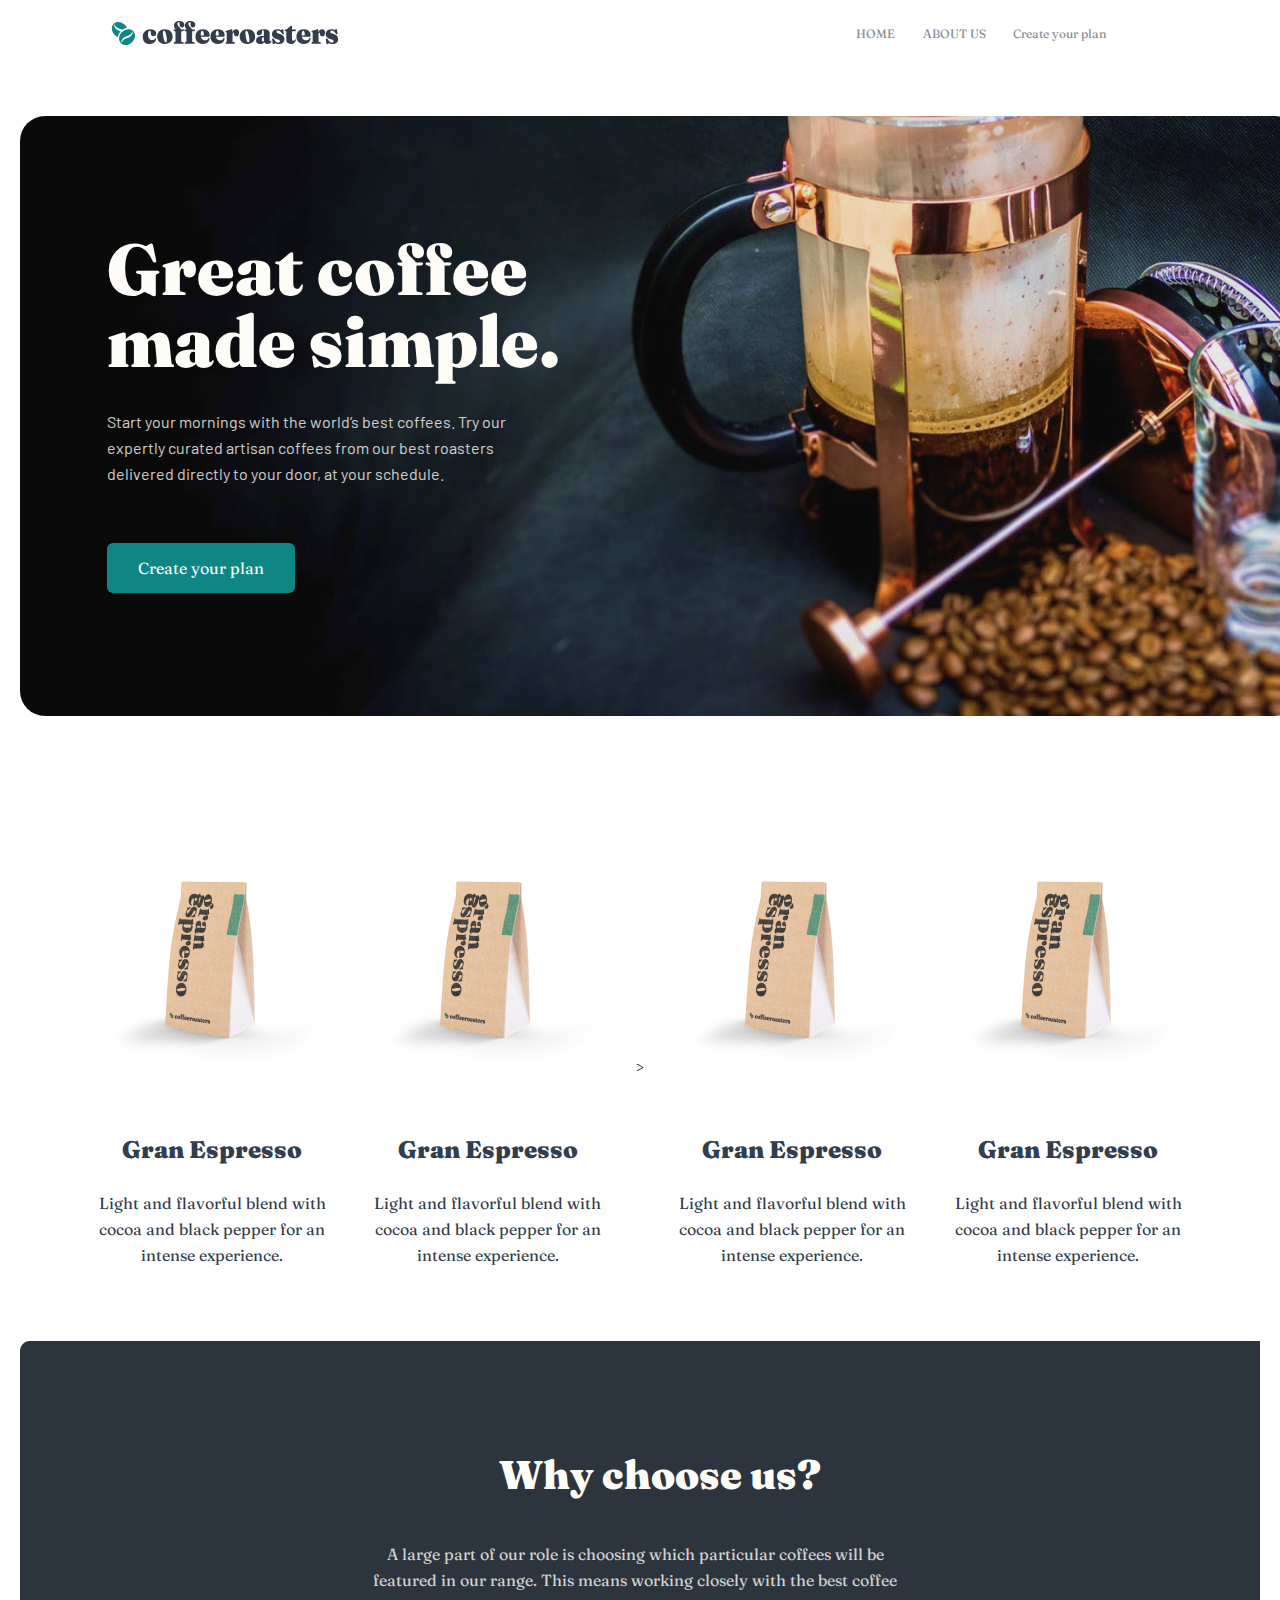
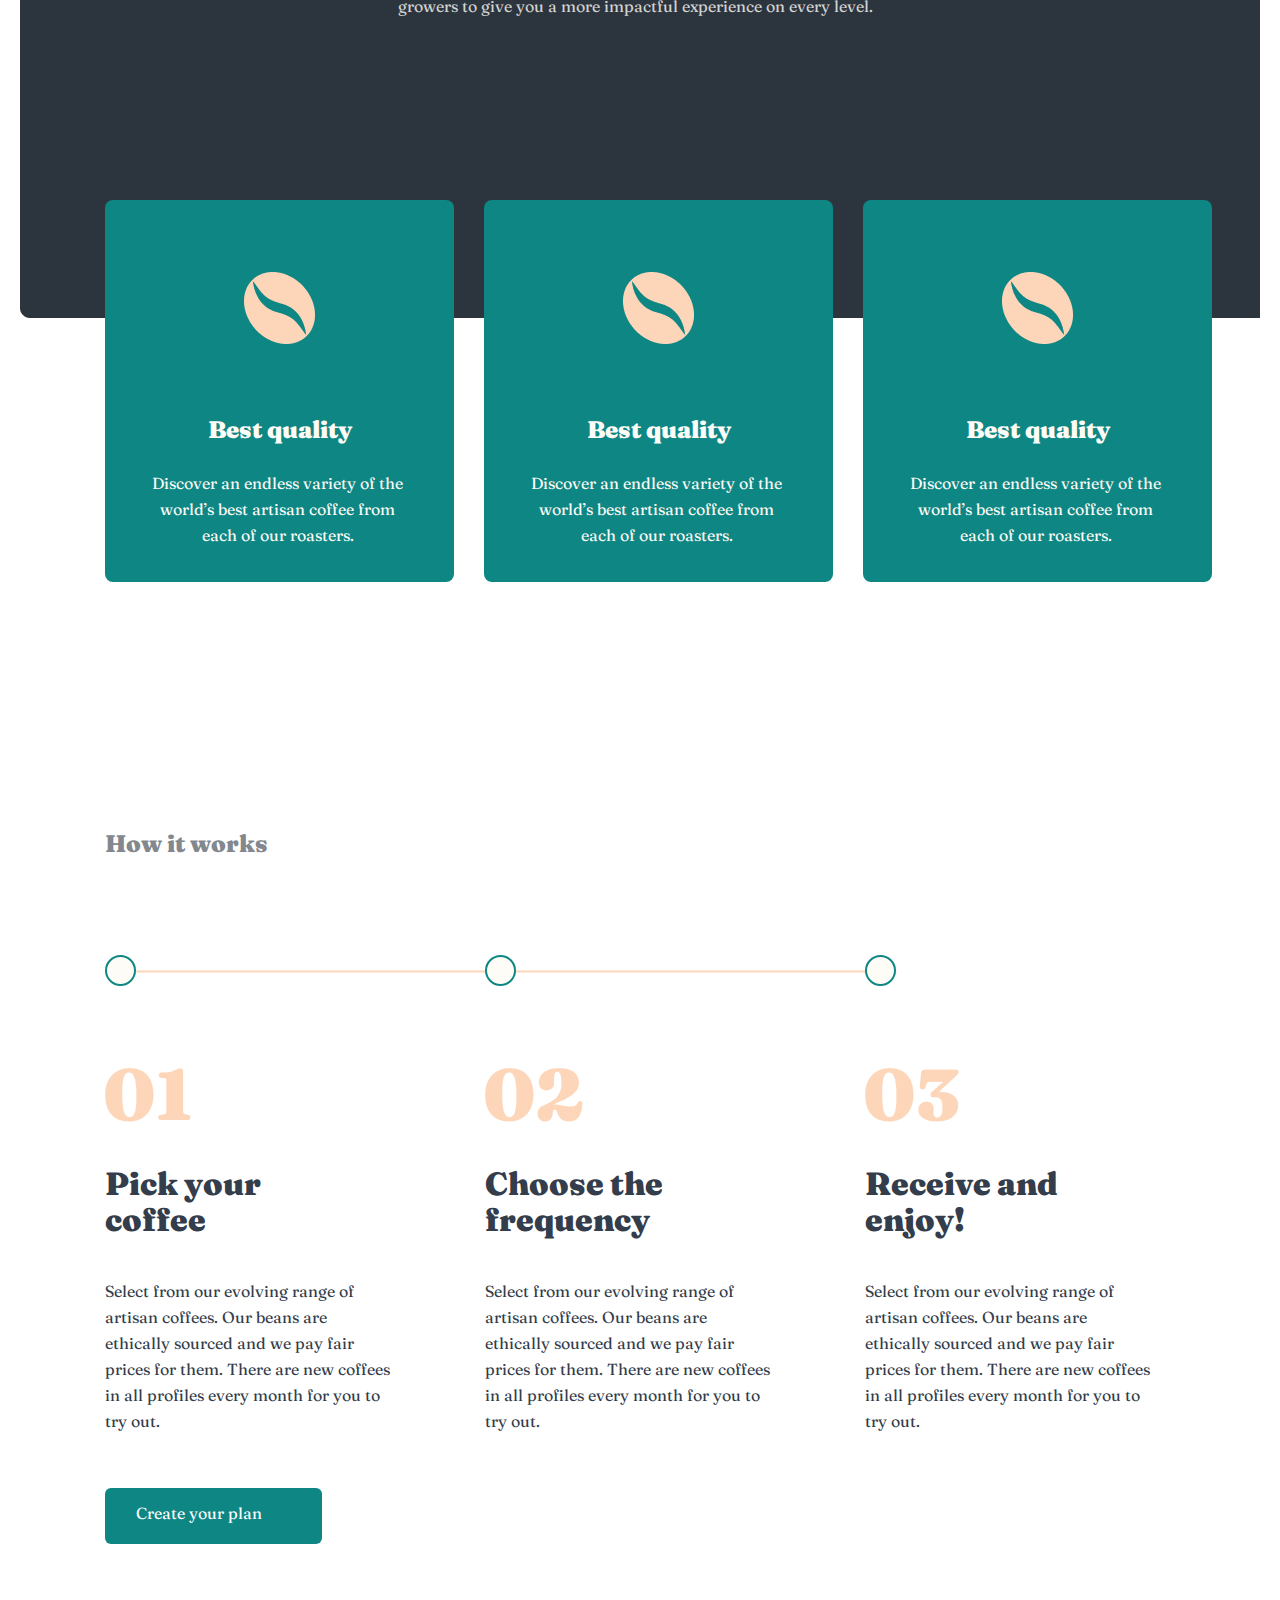
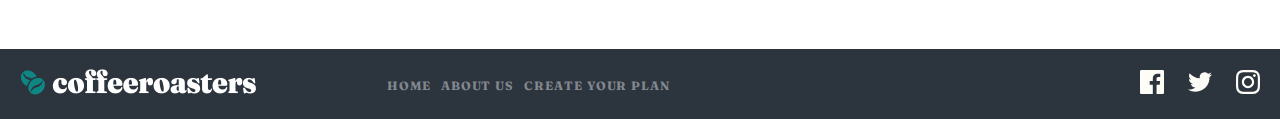
<file: index.html>
<!DOCTYPE html>
<html lang="en">

<head>
    <meta charset="UTF-8">
    <meta http-equiv="X-UA-Compatible" content="IE=edge">
    <meta name="viewport" content="width=device-width, initial-scale=1.0">
    <!-- main css -->
    <link rel="stylesheet" href="./styles/styles.css">
    <!-- fonts -->
    <link rel="preconnect" href="https://fonts.googleapis.com">
    <link rel="preconnect" href="https://fonts.gstatic.com" crossorigin>
    <link href="https://fonts.googleapis.com/css2?family=Fraunces:opsz,wght@9..144,300;9..144,400;9..144,500;9..144,600&display=swap" rel="stylesheet">
    <link rel="preconnect" href="https://fonts.googleapis.com">
    <link rel="preconnect" href="https://fonts.gstatic.com" crossorigin>
    <link href="https://fonts.googleapis.com/css2?family=Barlow:ital,wght@0,200;1,100;1,300&display=swap" rel="stylesheet">
    <title>lesson1</title>
</head>

<body>
    <header>
        <div class="container">
            <div class="header">
                <img class="header_logo" src="./imges/iconca/Group 5.svg" alt="logo">
                <nav>
                    <ul class="nav_list">
                        <li class="nav_list_etam"><a href="#" class="nav_list_etam_a">HOME</a></li>
                        <li class="nav_list_etam"><a href="about.html" class="nav_list_etam_a">ABOUT US</a></li>
                        <li class="nav_list_etam"><a href="craet.html" class="nav_list_etam_a">Create your plan</a></li>
                    </ul>
                </nav>
                <div class="header_linea">
                    <span class="header_span"></span>
                    <span class="header_span"></span>
                    <span class="header_span"></span>
                </div>
            </div>
        </div>
    </header>

    <main>
        <div class="container">
            <section class="section_main">

                <div class="main_wrapper">
                    <h1 class="main_title">
                        Great coffee made simple.
                    </h1>
                    <p class="section_main_p">
                        Start your mornings with the world’s best coffees. Try our expertly curated artisan coffees from our best roasters delivered directly to your door, at your schedule.
                    </p>
                    <a href="#" class="section_main_etem">
                        Create your plan
                    </a>

                </div>

            </section>

            <section class="section_top">
                <div class="section_bcg_img">
                    <div>
                        <ul class="section_top_list">
                            <li class="section_top_list_etam">
                                <img src="./imges/imges/expresso.png" alt="expresso">
                                <div class="box_wrapper">
                                    <h3 class="section_top_title">Gran Espresso</h3>
                                    <p class="cection_top_text">Light and flavorful blend with cocoa and black pepper for an intense experience.</p>
                                </div>
                            </li>

                            <li class="section_top_list_etam">
                                <img src="./imges/imges/expresso.png" alt="expresso">
                                <div class="box_wrapper">
                                    <h3 class="section_top_title">Gran Espresso</h3>
                                    <p class="cection_top_text">Light and flavorful blend with cocoa and black pepper for an intense experience.</p>
                                </div>
                            </li>>

                            <li class="section_top_list_etam">
                                <img src="./imges/imges/expresso.png" alt="expresso">
                                <div class="box_wrapper">
                                    <h3 class="section_top_title">Gran Espresso</h3>
                                    <p class="cection_top_text">Light and flavorful blend with cocoa and black pepper for an intense experience.</p>
                                </div>
                            </li>

                            <li class="section_top_list_etam">
                                <img src="./imges/imges/expresso.png" alt="expresso">
                                <div class="box_wrapper">
                                    <h3 class="section_top_title">Gran Espresso</h3>
                                    <p class="cection_top_text">Light and flavorful blend with cocoa and black pepper for an intense experience.</p>
                                </div>
                            </li>
                        </ul>

            </section>
            <section class="section_midle">
                <div class="section_midle_main">
                    <h2 class="section_midle_title">Why choose us?</h2>
                    <p class="section_midle_text">A large part of our role is choosing which particular coffees will be featured in our range. This means working closely with the best coffee growers to give you a more impactful experience on every level.</p>
                </div>
                <ul class="section_midle_list">

                    <li class="section_midle_etam">
                        <img src="./imges/imges/Shape.png" alt="Shape" class="section_mide_img">
                        <div class="section_midle_wrapper">
                            <h3 class="section_midle_h3">Best quality</h3>
                            <p class="section_midle_p">Discover an endless variety of the world’s best artisan coffee from each of our roasters.</p>
                        </div>
                    </li>
                    <li class="section_midle_etam">
                        <img src="./imges/imges/Shape.png" alt="Shape" class="section_mide_img">
                        <div class="section_midle_wrapper">
                            <h3 class="section_midle_h3">Best quality</h3>
                            <p class="section_midle_p">Discover an endless variety of the world’s best artisan coffee from each of our roasters.</p>
                        </div>
                    </li>
                    <li class="section_midle_etam">
                        <img src="./imges/imges/Shape.png" alt="Shape" class="section_mide_img">
                        <div class="section_midle_wrapper">
                            <h3 class="section_midle_h3">Best quality</h3>
                            <p class="section_midle_p">Discover an endless variety of the world’s best artisan coffee from each of our roasters.</p>
                        </div>
                    </li>

                </ul>

            </section>

            <section class="bottom">
                <h3 class="bottom_title">How it works</h3>
                <div class="section_bootom_span">
                    <span class="bottom_spn">
                    <img  class="img_bottom_b" src="./imges/iconca/Oval (1).svg" alt="aylana">
                    <img  class="img_chiziq" src="./imges/imges/chiziq.png" alt="aylana">
                </span>

                    <span class="bottom_spn">
                    <img class="img_bottom_b"  src="./imges/iconca/Oval (1).svg" alt="aylana">

                     </span>
                    <span class="bottom_spn">
                    <img  class="img_bottom_b" src="./imges/iconca/Oval (1).svg" alt="aylana">   

                </span>

                </div>

                <ul class="bottom_list">
                    <li class="bottom_list_etam">
                        <img src="./imges/imges/01.png" alt="01" class="bottom_img">
                        <h2 class="bottom_etam_title">Pick your coffee
                        </h2>
                        <p class="bottom_text">Select from our evolving range of artisan coffees. Our beans are ethically sourced and we pay fair prices for them. There are new coffees in all profiles every month for you to try out. </p>
                    </li>
                    <li class="bottom_list_etam">
                        <img src="./imges/imges/02.png" alt="02" class="bottom_img">
                        <h2 class="bottom_etam_title">Choose the frequency
                        </h2>
                        <p class="bottom_text">Select from our evolving range of artisan coffees. Our beans are ethically sourced and we pay fair prices for them. There are new coffees in all profiles every month for you to try out. </p>
                    </li>
                    <li class="bottom_list_etam">
                        <img src="./imges/imges/03.png" alt="03" class="bottom_img">
                        <h2 class="bottom_etam_title">Receive and enjoy!
                        </h2>
                        <p class="bottom_text">Select from our evolving range of artisan coffees. Our beans are ethically sourced and we pay fair prices for them. There are new coffees in all profiles every month for you to try out. </p>
                    </li>
                </ul>
                <a href="#" class="section_bootom">Create your plan</a>

            </section>
            </div>
    </main>
    <footer class="footer">
        <div class="container">
            <div class="footer_wrapper">
                <a href="#"> <img class="footer_img" src="./imges/imges/Group 5 (1).png " alt="logo"> </a>

                <div class="footer_title">
                    <ul class="footer_list">
                        <li class="footer_etam"><a href="#" class="footer_etam_a">HOME</a></li>
                        <li class="footer_etam"><a href="#" class="footer_etam_a">ABOUT US</a></li>
                        <li class="footer_etam"><a href="#" class="footer_etam_a">Create your plan</a></li>
                    </ul>
                </div>
                <div class="footer_link">
                    <ul class="footer_link_list">
                        <li class="footer_link_etam">
                            <img src="./imges/iconca/Facbook.svg" alt="Facbook">
                        </li>
                        <li class="footer_link_etam">
                            <img src="./imges/iconca/twitter.svg" alt="twitter">
                        </li>
                        <li class="footer_link_etam">
                            <img src="./imges/iconca/instagram.svg" alt="instagram">
                        </li>
                    </ul>
                </div>
            </div>
        </div>
    </footer>

</body>

</html>
</file>
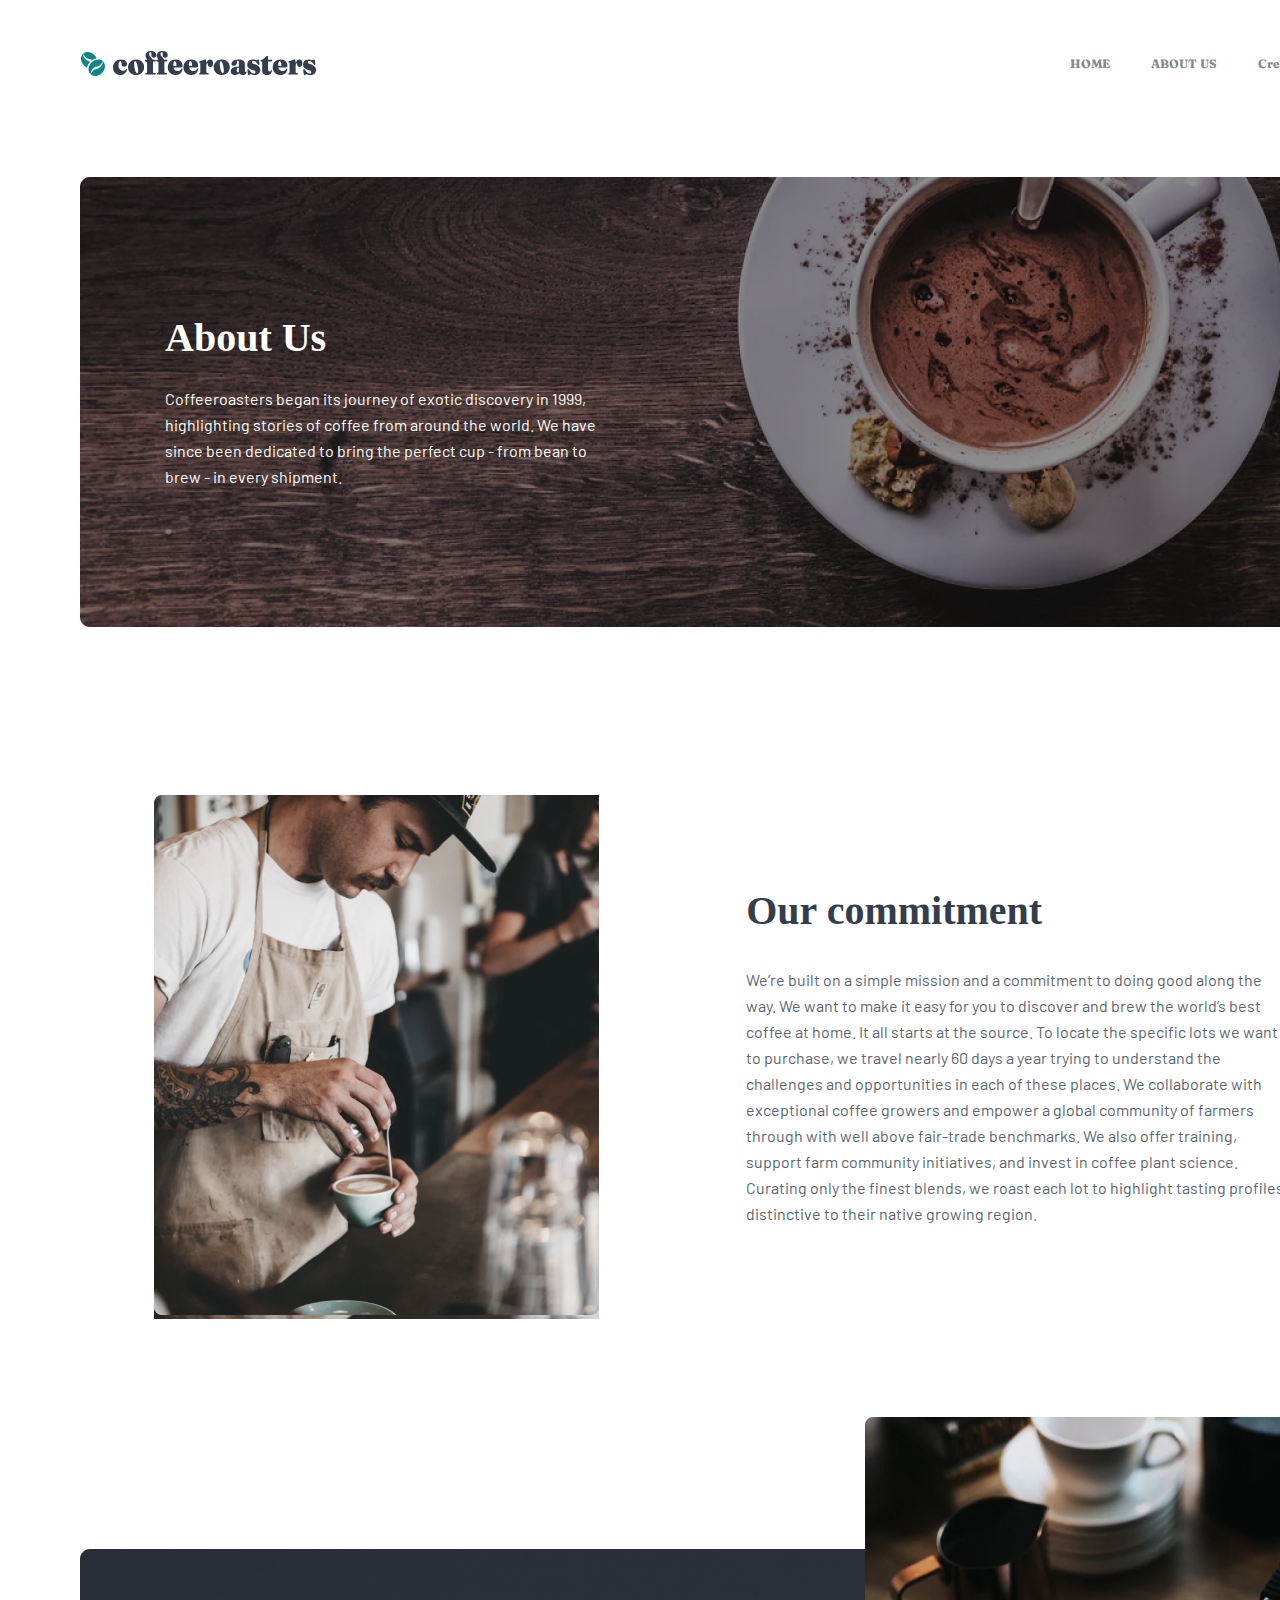
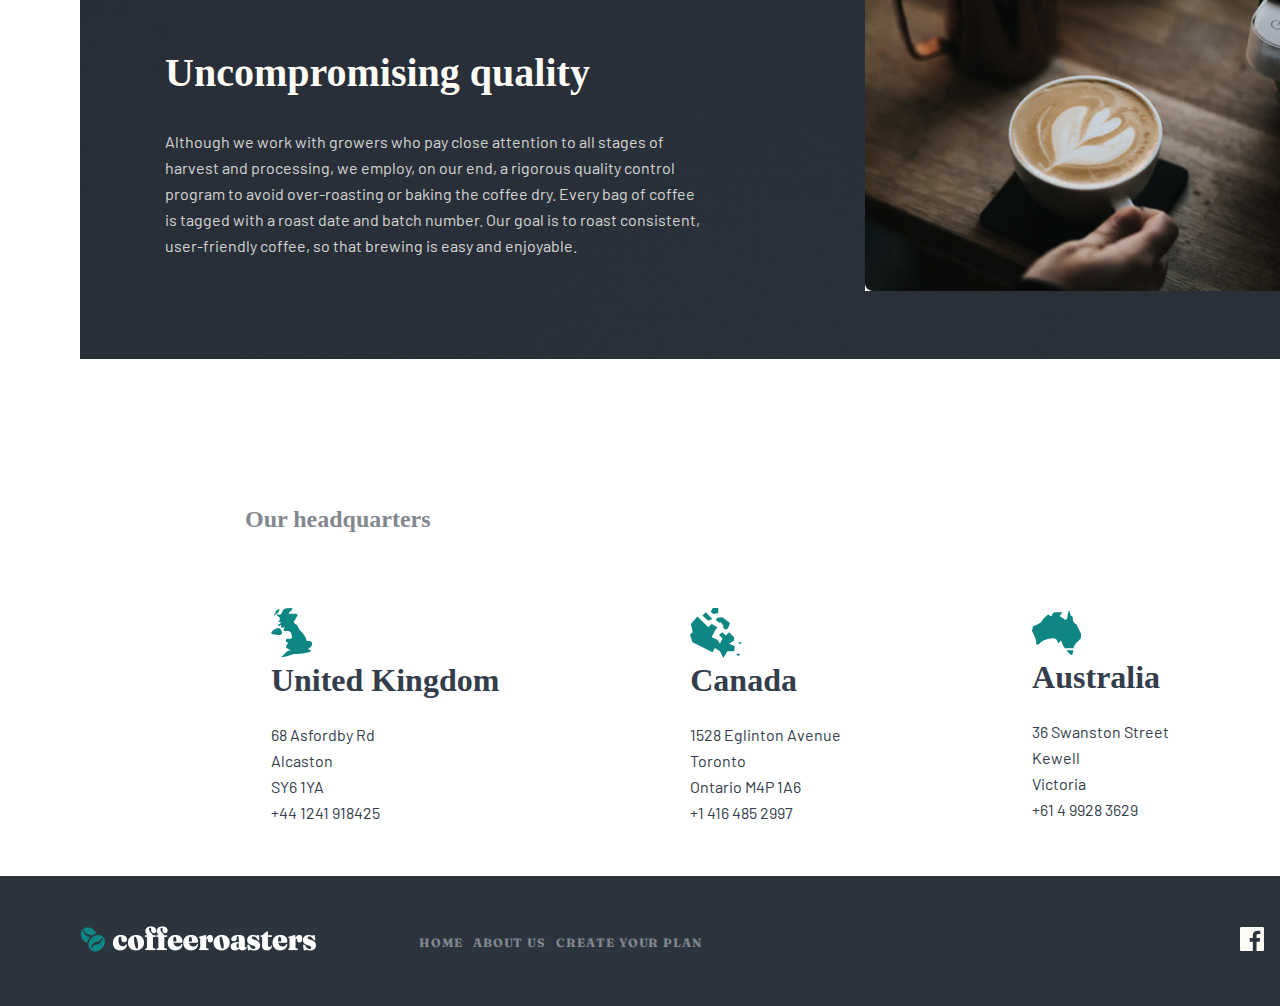
<file: about.html>
<!DOCTYPE html>
<html lang="en">

<head>
    <meta charset="UTF-8">
    <meta http-equiv="X-UA-Compatible" content="IE=edge">
    <meta name="viewport" content="width=device-width, initial-scale=1.0">
    <!-- Fonts -->
    <link rel="preconnect" href="https://fonts.googleapis.com">
    <link rel="preconnect" href="https://fonts.gstatic.com" crossorigin>
    <link href="https://fonts.googleapis.com/css2?family=Barlow:wght@400;500;600;700&family=Fraunces:opsz,wght@9..144,900&display=swap" rel="stylesheet">
    <!-- main css -->
    <link rel="stylesheet" href="./styles/main.css">
    <title>Document</title>
</head>

<body>
    <header>
        <div class="container">
            <div class="header">
                <img class="header_logo" src="./imges/iconca/Group 5.svg" alt="logo">
                <nav>
                    <ul class="nav_list">
                        <li class="nav_list_etam"><a href="index.html" class="nav_list_etam_a">HOME</a></li>
                        <li class="nav_list_etam"><a href="about.html" class="nav_list_etam_a">ABOUT US</a></li>
                        <li class="nav_list_etam"><a href="craet.html" class="nav_list_etam_a">Create your plan</a></li>
                    </ul>
                </nav>
            </div>
        </div>
    </header>
    <main>
        <div class="container">
            <section class="section_top">
                <div class="section_top_box">
                    <h1 class="section_top_title">About Us</h1>
                    <p class="section_top_text">Coffeeroasters began its journey of exotic discovery in 1999, highlighting stories of coffee from around the world. We have since been dedicated to bring the perfect cup - from bean to brew - in every shipment.</p>
                </div>
            </section>
            <section class="section_midle">
                <div class="section_midle_left">
                    <img src="./imges/imges/coffe_tayyor_1.png" alt="coffe">

                </div>
                <div class="section_midle_box">
                    <h2 class="section_title">Our commitment</h2>
                    <p class="section_text">We’re built on a simple mission and a commitment to doing good along the way. We want to make it easy for you to discover and brew the world’s best coffee at home. It all starts at the source. To locate the specific lots we want to
                        purchase, we travel nearly 60 days a year trying to understand the challenges and opportunities in each of these places. We collaborate with exceptional coffee growers and empower a global community of farmers through with well
                        above fair-trade benchmarks. We also offer training, support farm community initiatives, and invest in coffee plant science. Curating only the finest blends, we roast each lot to highlight tasting profiles distinctive to their
                        native growing region.</p>
                </div>
            </section>
            <section class="section_bootom">
                <div class="section_bottom_box">
                    <h2 class="section_bootom_title">Uncompromising quality</h2>
                    <p class="section_bottom_text">Although we work with growers who pay close attention to all stages of harvest and processing, we employ, on our end, a rigorous quality control program to avoid over-roasting or baking the coffee dry. Every bag of coffee is tagged
                        with a roast date and batch number. Our goal is to roast consistent, user-friendly coffee, so that brewing is easy and enjoyable.</p>
                </div>
                <img src="./imges/imges/2_paj_bcg_img.jpg" alt="coffe" class="section_bootom_img">
            </section>
            <article>
                <h3 class="article_title">Our headquarters</h3>
                <div class="article_wrapper">
                    <div class="article_box">
                        <img src="./imges/iconca/Unitid.svg" alt="Unitid">
                        <h2 class="artikle_box_title">United Kingdom</h2>
                        <ul class="article_list">
                            <li class="article_list_itam">
                                <a href="#" class="article_list_iatm_link">68  Asfordby Rd</a>
                            </li>
                            <li class="article_list_itam">
                                <a href="#" class="article_list_iatm_link">Alcaston</a>
                            </li>
                            <li class="article_list_itam">
                                <a href="#" class="article_list_iatm_link">SY6 1YA</a>
                            </li>
                            <li class="article_list_itam">
                                <a href="#" class="article_list_iatm_link">+44 1241 918425</a>
                            </li>
                        </ul>
                    </div>
                    <div class="article_box">
                        <img src="./imges/iconca/canada.svg" alt="Unitid">
                        <h2 class="artikle_box_title">Canada</h2>
                        <ul class="article_list">
                            <li class="article_list_itam">
                                <a href="#" class="article_list_iatm_link">1528  Eglinton Avenue</a>
                            </li>
                            <li class="article_list_itam">
                                <a href="#" class="article_list_iatm_link">Toronto</a>
                            </li>
                            <li class="article_list_itam">
                                <a href="#" class="article_list_iatm_link">Ontario M4P 1A6</a>
                            </li>
                            <li class="article_list_itam">
                                <a href="#" class="article_list_iatm_link">+1 416 485 2997</a>
                            </li>
                        </ul>
                    </div>
                    <div class="article_box">
                        <img src="./imges/iconca/australiya.svg" alt="Unitid">
                        <h2 class="artikle_box_title">Australia</h2>
                        <ul class="article_list">
                            <li class="article_list_itam">
                                <a href="#" class="article_list_iatm_link">36 Swanston Street</a>
                            </li>
                            <li class="article_list_itam">
                                <a href="#" class="article_list_iatm_link">Kewell</a>
                            </li>
                            <li class="article_list_itam">
                                <a href="#" class="article_list_iatm_link">Victoria</a>
                            </li>
                            <li class="article_list_itam">
                                <a href="#" class="article_list_iatm_link">+61 4 9928 3629</a>
                            </li>
                        </ul>
                    </div>
                </div>


            </article>
        </div>
    </main>
    <footer class="footer">
        <div class="container">
            <div class="footer_wrapper">
                <div class="footer_title">
                    <a href="#"> <img class="footer_img" src="./imges/imges/Group 5 (1).png " alt="logo"> </a>
                    <ul class="footer_list">
                        <li class="footer_etam"><a href="#" class="footer_etam_a">HOME</a></li>
                        <li class="footer_etam"><a href="#" class="footer_etam_a">ABOUT US</a></li>
                        <li class="footer_etam"><a href="#" class="footer_etam_a">Create your plan</a></li>
                    </ul>
                </div>
                <div class="footer_link">
                    <ul class="footer_link_list">
                        <li class="footer_link_etam">
                            <a href="#"><img src="./imges/iconca/Facbook.svg" alt="Facbook"></a>
                        </li>
                        <li class="footer_link_etam">
                            <a href="#"> <img src="./imges/iconca/twitter.svg" alt="twitter"></a>
                        </li>
                        <li class="footer_link_etam">
                            <a href="#"> <img src="./imges/iconca/instagram.svg" alt="instagram"></a>
                        </li>
                    </ul>
                </div>
            </div>
        </div>
    </footer>






</body>

</html>
</file>
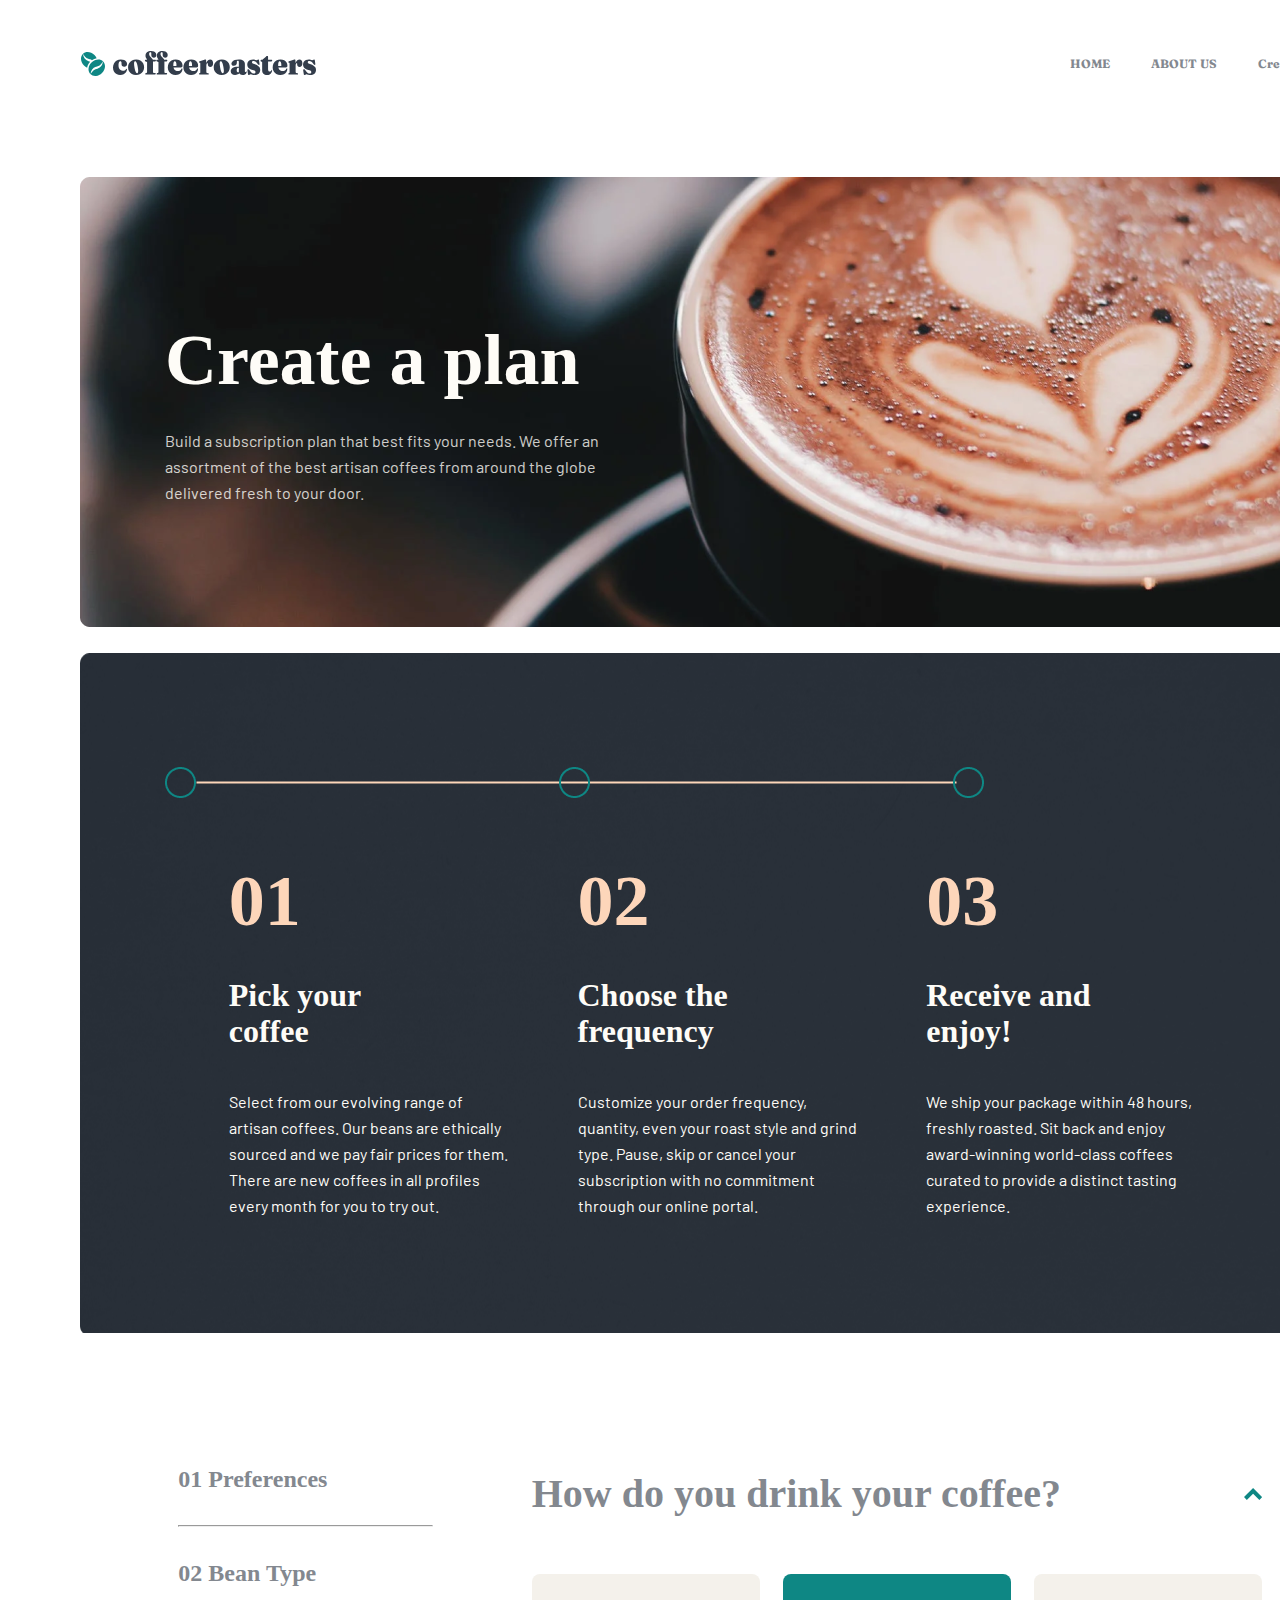
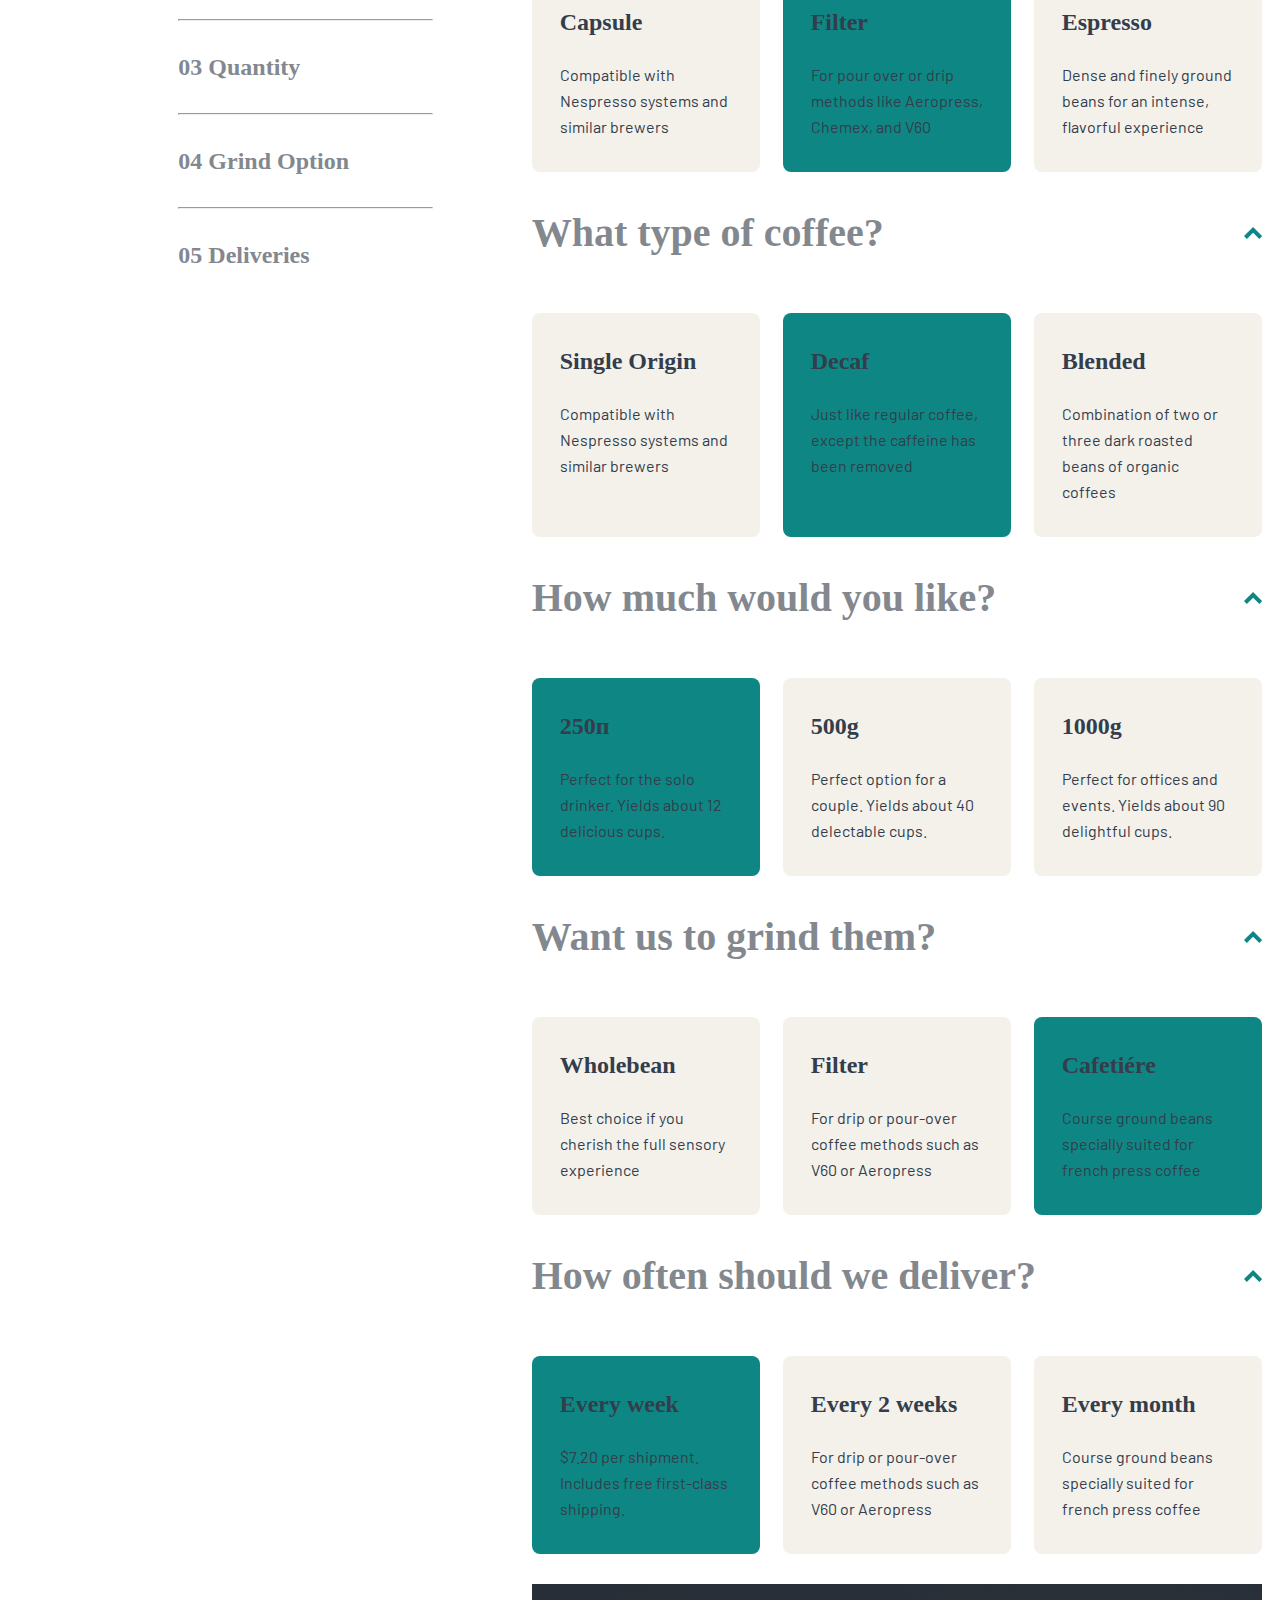
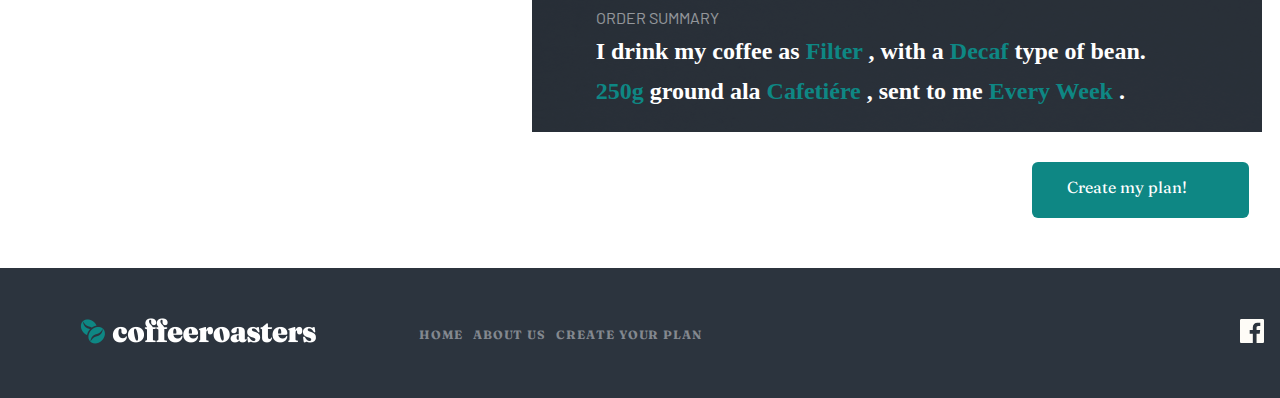
<file: craet.html>
<!DOCTYPE html>
<html lang="en">

<head>
    <meta charset="UTF-8">
    <meta http-equiv="X-UA-Compatible" content="IE=edge">
    <meta name="viewport" content="width=device-width, initial-scale=1.0">
    <!-- Fonts -->
    <link rel="preconnect" href="https://fonts.googleapis.com">
    <link rel="preconnect" href="https://fonts.gstatic.com" crossorigin>
    <link href="https://fonts.googleapis.com/css2?family=Barlow:wght@400;500;600;700&family=Fraunces:ital,opsz,wght@0,9..144,900;1,9..144,900&display=swap" rel="stylesheet">
    <!-- main css -->
    <link rel="stylesheet" href="./styles/creat.css">
    <title>Document</title>
</head>

<body>
    <header>
        <div class="container">
            <div class="header">
                <img class="header_logo" src="./imges/iconca/Group 5.svg" alt="logo">
                <nav>
                    <ul class="nav_list">
                        <li class="nav_list_etam"><a href="index.html" class="nav_list_etam_a">HOME</a></li>
                        <li class="nav_list_etam"><a href="about.html" class="nav_list_etam_a">ABOUT US</a></li>
                        <li class="nav_list_etam"><a href="craet.html" class="nav_list_etam_a">Create your plan</a></li>
                    </ul>
                </nav>
            </div>
        </div>
    </header>
    <main>
        <div class="container">
            <section class="section_top">
                <div class="section_top_box">
                    <h1 class="section_top_title">
                        Create a plan
                    </h1>
                    <p class="section_top_text">
                        Build a subscription plan that best fits your needs. We offer an assortment of the best artisan coffees from around the globe delivered fresh to your door.
                    </p>

                </div>
            </section>
            <section class="section_midle">
                <div class="section_midle_fon">
                    <span class="section_midle_cicle">
                    <img src="./imges/imges/cicle.png" alt="cicle">
                    <img class="line" src="./imges/imges/chiziq.png" alt="line">
                  
                </span>
                    <span class="section_midle_cicle">
                    <img src="./imges/imges/cicle.png" alt="cicle">
                </span>
                    <span class="section_midle_cicle">
                    <img src="./imges/imges/cicle.png" alt="cicle">
                </span>
                </div>
                <div class="section_midle_wrapper">
                    <div class="section_midle_box">
                        <h2 class="section_box_nambar">01</h2>
                        <h3 class="section_midle_title">Pick your <br> coffee
                        </h3>
                        <p class="section_midle_text">
                            Select from our evolving range of artisan coffees. Our beans are ethically sourced and we pay fair prices for them. There are new coffees in all profiles every month for you to try out.
                        </p>
                    </div>
                    <div class="section_midle_box">
                        <h2 class="section_box_nambar">02</h2>
                        <h3 class="section_midle_title">Choose the frequency
                        </h3>
                        <p class="section_midle_text">
                            Customize your order frequency, quantity, even your roast style and grind type. Pause, skip or cancel your subscription with no commitment through our online portal.
                        </p>
                    </div>
                    <div class="section_midle_box">
                        <h2 class="section_box_nambar">03</h2>
                        <h3 class="section_midle_title">Receive and enjoy!
                        </h3>
                        <p class="section_midle_text">
                            We ship your package within 48 hours, freshly roasted. Sit back and enjoy award-winning world-class coffees curated to provide a distinct tasting experience.
                        </p>
                    </div>
                </div>
            </section>
            <section class="section_bootom">
                <div class="section_bootom_left">
                    <ul class="section_bootom_left_list">
                        <li class="section_bootom_left_list_itam">
                            <a href="#" class="section_bootom_left_list_itam_link">01  Preferences</a>
                            <hr>


                        </li>
                        <li class="section_bootom_left_list_itam">
                            <a href="#" class="section_bootom_left_list_itam_link">02  Bean Type</a>
                            <hr>
                        </li>
                        <li class="section_bootom_left_list_itam">
                            <a href="#" class="section_bootom_left_list_itam_link">03  Quantity</a>
                            <hr>
                        </li>
                        <li class="section_bootom_left_list_itam">
                            <a href="#" class="section_bootom_left_list_itam_link">04  Grind Option</a>
                            <hr>
                        </li>
                        <li class="section_bootom_left_list_itam">
                            <a href="#" class="section_bootom_left_list_itam_link">05  Deliveries</a>
                        </li>
                    </ul>
                </div>
                <div class="section_bootom_rigth">
                    <div class="section_bootom_rigth_box">
                        <span class="section_bootom_rigth_box_span">
                            <h2 class="section_bootom_rigth_tile">How do you drink your coffee?</h2>
                            <img src="./imges/iconca/strelka.svg" alt="strelka">
                            </span>
                        <ul class="section_bootom_rigth_list">
                            <li class="section_bootom_rigth_list_iatm">
                                <h3 class="section_bootom_rigth_itam_title">Capsule</h3>
                                <p class="section_bootom_rigth_itam_text">
                                    Compatible with Nespresso systems and similar brewers
                                </p>
                            </li>
                            <li class="section_bootom_rigth_list_iatm bcg_color">
                                <h3 class="section_bootom_rigth_itam_title">Filter</h3>
                                <p class="section_bootom_rigth_itam_text">
                                    For pour over or drip methods like Aeropress, Chemex, and V60
                                </p>
                            </li>
                            <li class="section_bootom_rigth_list_iatm">
                                <h3 class="section_bootom_rigth_itam_title">Espresso</h3>
                                <p class="section_bootom_rigth_itam_text">
                                    Dense and finely ground beans for an intense, flavorful experience
                                </p>
                            </li>
                        </ul>
                    </div>
                    <div class="section_bootom_rigth_box">
                        <span class="section_bootom_rigth_box_span">
                        <h2 class="section_bootom_rigth_tile">What type of coffee?</h2>
                        <img src="./imges/iconca/strelka.svg" alt="strelka">
                        </span>
                        <ul class="section_bootom_rigth_list">
                            <li class="section_bootom_rigth_list_iatm">
                                <h3 class="section_bootom_rigth_itam_title">Single Origin</h3>
                                <p class="section_bootom_rigth_itam_text">
                                    Compatible with Nespresso systems and similar brewers
                                </p>
                            </li>
                            <li class="section_bootom_rigth_list_iatm bcg_color">
                                <h3 class="section_bootom_rigth_itam_title">Decaf</h3>
                                <p class="section_bootom_rigth_itam_text"> Just like regular coffee, except the caffeine has been removed
                                </p>
                            </li>
                            <li class="section_bootom_rigth_list_iatm">
                                <h3 class="section_bootom_rigth_itam_title">Blended</h3>
                                <p class="section_bootom_rigth_itam_text">
                                    Combination of two or three dark roasted beans of organic coffees
                                </p>
                            </li>
                        </ul>
                    </div>

                    <div class="section_bootom_rigth_box">
                        <span class="section_bootom_rigth_box_span">
                        <h2 class="section_bootom_rigth_tile">How much would you like?</h2>
                        <img src="./imges/iconca/strelka.svg" alt="strelka">
                        </span>
                        <ul class="section_bootom_rigth_list">
                            <li class="section_bootom_rigth_list_iatm bcg_color">
                                <h3 class="section_bootom_rigth_itam_title">250п</h3>
                                <p class="section_bootom_rigth_itam_text">
                                    Perfect for the solo drinker. Yields about 12 delicious cups.
                                </p>
                            </li>
                            <li class="section_bootom_rigth_list_iatm ">
                                <h3 class="section_bootom_rigth_itam_title">500g</h3>
                                <p class="section_bootom_rigth_itam_text"> Perfect option for a couple. Yields about 40 delectable cups. </p>
                            </li>
                            <li class="section_bootom_rigth_list_iatm">
                                <h3 class="section_bootom_rigth_itam_title">1000g</h3>
                                <p class="section_bootom_rigth_itam_text">
                                    Perfect for offices and events. Yields about 90 delightful cups.
                                </p>
                            </li>
                        </ul>
                    </div>

                    <div class="section_bootom_rigth_box">
                        <span class="section_bootom_rigth_box_span">
                        <h2 class="section_bootom_rigth_tile">Want us to grind them?</h2>
                        <img src="./imges/iconca/strelka.svg" alt="strelka">
                        </span>
                        <ul class="section_bootom_rigth_list">
                            <li class="section_bootom_rigth_list_iatm ">
                                <h3 class="section_bootom_rigth_itam_title">Wholebean</h3>
                                <p class="section_bootom_rigth_itam_text">
                                    Best choice if you cherish the full sensory experience
                                </p>
                            </li>
                            <li class="section_bootom_rigth_list_iatm ">
                                <h3 class="section_bootom_rigth_itam_title">Filter</h3>
                                <p class="section_bootom_rigth_itam_text"> For drip or pour-over coffee methods such as V60 or Aeropress </p>
                            </li>
                            <li class="section_bootom_rigth_list_iatm bcg_color">
                                <h3 class="section_bootom_rigth_itam_title">Cafetiére</h3>
                                <p class="section_bootom_rigth_itam_text">
                                    Course ground beans specially suited for french press coffee
                                </p>
                            </li>
                        </ul>
                    </div>

                    <div class="section_bootom_rigth_box">
                        <span class="section_bootom_rigth_box_span">
                        <h2 class="section_bootom_rigth_tile">How often should we deliver?</h2>
                        <img src="./imges/iconca/strelka.svg" alt="strelka">
                        </span>
                        <ul class="section_bootom_rigth_list">
                            <li class="section_bootom_rigth_list_iatm  bcg_color">
                                <h3 class="section_bootom_rigth_itam_title">Every week</h3>
                                <p class="section_bootom_rigth_itam_text">
                                    $7.20 per shipment. Includes free first-class shipping.
                                </p>
                            </li>
                            <li class="section_bootom_rigth_list_iatm ">
                                <h3 class="section_bootom_rigth_itam_title">Every 2 weeks</h3>
                                <p class="section_bootom_rigth_itam_text"> For drip or pour-over coffee methods such as V60 or Aeropress </p>
                            </li>
                            <li class="section_bootom_rigth_list_iatm">
                                <h3 class="section_bootom_rigth_itam_title">Every month</h3>
                                <p class="section_bootom_rigth_itam_text">
                                    Course ground beans specially suited for french press coffee
                                </p>
                            </li>
                        </ul>
                    </div>
                    <div class="section_bootom_rigth_article">
                        <div class="section_bootom_rigth_article_box">
                            <h4>Order Summary</h4>
                            <p class="section_bootom_rigth_article_text">I drink my coffee as <span>Filter</span> , with a <span>Decaf</span> type of bean. <span>250g</span> ground ala <span>Cafetiére</span> , sent to me <span>Every Week</span> .</p>
                        </div>
                    </div>
                    <a href="#" class="craet_my_play">Create my plan!</a>
                </div>
            </section>

        </div>
    </main>

    <footer class="footer">
        <div class="container">
            <div class="footer_wrapper">
                <div class="footer_title">
                    <a href="#"> <img class="footer_img" src="./imges/imges/Group 5 (1).png " alt="logo"> </a>
                    <ul class="footer_list">
                        <li class="footer_etam"><a href="#" class="footer_etam_a">HOME</a></li>
                        <li class="footer_etam"><a href="#" class="footer_etam_a">ABOUT US</a></li>
                        <li class="footer_etam"><a href="#" class="footer_etam_a">Create your plan</a></li>
                    </ul>
                </div>
                <div class="footer_link">
                    <ul class="footer_link_list">
                        <li class="footer_link_etam">
                            <a href="#"><img src="./imges/iconca/Facbook.svg" alt="Facbook"></a>
                        </li>
                        <li class="footer_link_etam">
                            <a href="#"> <img src="./imges/iconca/twitter.svg" alt="twitter"></a>
                        </li>
                        <li class="footer_link_etam">
                            <a href="#"> <img src="./imges/iconca/instagram.svg" alt="instagram"></a>
                        </li>
                    </ul>
                </div>
            </div>
        </div>
    </footer>
</body>

</html>
</file>
<file: styles/styles.css>
* {
        margin: 0;
        padding: 0;
        box-sizing: border-box;
    }
    
    body {
        font-family: 'Fraunces', serif;
    }
    
    .container {
        max-width: 1440px;
        padding: 20px 20px;
        margin: 0 auto;
    }
    
    .header {
        width: 90%;
        display: flex;
        justify-content: space-between;
        align-items: center;
        margin-right: 15px;
        padding: 0 30px;
    }
    
    .header_logo {
        min-width: 350px;
        max-height: 26px;
    }
    
    .nav_list {
        min-width: 250px;
        display: flex;
        justify-content: space-between;
        align-items: center;
        list-style: none;
    }
    
    .nav_list_etam {
        font-size: 12px;
        line-height: 15px;
    }
    
    .nav_list_etam_a {
        color: #83888F;
        text-decoration: none;
    }
    
    .header_linea {
        width: 50px;
        display: none;
    }
    
    .header_span {
        display: block;
        width: 42px;
        height: 4px;
        background-color: black;
        margin: 5px auto;
    }
    /* header end */
    /* main start */
    
    .section_main {
        margin: 0 auto;
        background-size: 1280px 600px;
        background-image: url(../imges/imges/Bitmap.png);
        width: 1280px;
        height: 600px;
        border-radius: 25px;
    }
    
    .main_wrapper {
        margin-top: 30px;
        padding: 117px 87px;
    }
    
    .main_title {
        max-width: 500px;
        font-weight: 900;
        font-size: 72px;
        line-height: 72px;
        color: #FEFCF7;
    }
    
    .section_main_p {
        font-family: 'Barlow', sans-serif;
        max-width: 445px;
        margin: 32px 0 71px;
        font-weight: 400;
        font-size: 16px;
        line-height: 26px;
        color: #FEFCF7;
        opacity: 0.8;
    }
    
    .section_main_etem {
        max-width: 217px;
        height: 56px;
        padding: 15px 31px;
        color: white;
        background: #0E8784;
        border-radius: 6px;
        text-decoration: none;
    }
    
    .section_top {
        max-width: 1111px;
        margin: 0 auto;
    }
    
    .section_bcg_img {
        margin-top: 150px;
        max-width: 1111px;
        max-height: 196px;
        background-image: url(../imges/imges/our_coffe.png);
    }
    
    .section_top_list {
        display: flex;
        justify-content: space-between;
        align-items: center;
        list-style: none;
        background-color: white;
    }
    
    .section_top_list_etam {
        width: 255px;
    }
    
    .section_top_title {
        margin: 71px 0 24px;
        font-weight: 900;
        font-size: 24px;
        line-height: 32px;
        text-align: center;
        color: #333D4B;
    }
    
    .cection_top_text {
        font-weight: 400;
        font-size: 16px;
        line-height: 26px;
        text-align: center;
        color: #333D4B;
    }
    
    .section_midle {
        margin-top: 279px;
        background-image: url(../imges/imges/section_midle_bcg_img.png);
        max-width: 1280px;
        max-height: 577px;
    }
    
    .section_midle_main {
        width: 1280px;
        padding: 110px 320px;
        text-align: center;
    }
    
    .section_midle_title {
        font-style: normal;
        font-weight: 900;
        font-size: 40px;
        line-height: 48px;
        text-align: center;
        color: #FEFCF7;
        text-align: center;
    }
    
    .section_midle_text {
        width: 540px;
        margin: 42px 25px 56px;
        font-weight: 400;
        font-size: 16px;
        line-height: 26px;
        text-align: center;
        color: #FEFCF7;
        opacity: 0.8;
    }
    
    .section_midle_list {
        max-width: 1110px;
        padding: 0 5px;
        list-style: none;
        display: flex;
        justify-content: space-between;
        align-items: center;
        margin: 0 auto;
    }
    
    .section_midle_etam {
        width: 350px;
        height: 382px;
        background-color: #0E8784;
        border-radius: 8px;
        margin: 15px;
    }
    
    .section_midle_wrapper {
        padding: 10px;
    }
    
    .section_mide_img {
        padding: 72px 139px 56px;
    }
    
    .section_mide_img_car {
        padding: 82px 139px 56px;
    }
    
    .section_midle_h3 {
        font-weight: 900;
        font-size: 24px;
        line-height: 32px;
        text-align: center;
        color: #FEFCF7;
    }
    
    .section_midle_p {
        width: 255px;
        margin-top: 24px;
        margin-left: 35px;
        font-weight: 400;
        font-size: 16px;
        line-height: 26px;
        text-align: center;
        color: #FEFCF7;
    }
    /* section end */
    /* article start  */
    
    .article_title {
        font-style: normal;
        font-weight: 900;
        font-size: 24px;
        line-height: 32px;
        color: #83888F;
    }
    
    .bottom {
        margin-top: 425px;
        padding: 85px;
    }
    
    .bottom_title {
        font-weight: 900;
        font-size: 24px;
        line-height: 32px;
        color: #83888F;
    }
    
    .bottom_spn {
        margin: 95px 0 82px;
        display: flex;
    }
    
    .section_bootom_span {
        display: grid;
        gap: 349px;
        grid-template-columns: repeat(3, 31px);
    }
    
    .img_chiziq {
        margin-top: 15px;
        height: 3px;
    }
    
    .bottom_list {
        width: 1045px;
        display: flex;
        align-items: center;
        justify-content: space-between;
        list-style: none;
    }
    
    .bottom_etam_title {
        margin: 40px 0;
        width: 255px;
        font-weight: 900;
        font-size: 32px;
        line-height: 36px;
        color: #333D4B;
    }
    
    .bottom_text {
        width: 285px;
        font-weight: 400;
        font-size: 16px;
        line-height: 26px;
        color: #333D4B;
    }
    
    .section_bootom {
        margin-top: 54px;
        display: block;
        padding: 15px 31px;
        width: 217px;
        height: 56px;
        color: white;
        background-color: #0E8784;
        border-radius: 6px;
        text-decoration: none;
    }
    
    .footer {
        background-color: #2C343E;
    }
    
    .footer_wrapper {
        display: flex;
        justify-content: space-between;
        align-items: center;
    }
    
    .footer_title {
        width: 622px;
        display: flex;
        justify-content: space-between;
        align-items: center;
    }
    
    .footer_img {
        width: 236px;
        height: 26px;
    }
    
    .footer_list {
        width: 283px;
        display: flex;
        justify-content: space-between;
        align-items: center;
        list-style: none;
    }
    
    .footer_etam_a {
        text-decoration: none;
        font-weight: 700;
        font-size: 12px;
        line-height: 15px;
        letter-spacing: 0.923077px;
        text-transform: uppercase;
        color: #83888F;
    }
    
    .footer_link_list {
        width: 120px;
        display: flex;
        justify-content: space-between;
        align-items: center;
        list-style: none;
    }
    
    @media only screen and (max-width:768px) {
        .container {
            max-width: 768px;
            padding: 10px 5px;
            margin: 0 auto;
        }
        .header {
            max-width: 689px;
            margin-left: 10px;
        }
        .header_logo {
            max-width: 50px;
        }
        .nav_list {
            max-width: 100px;
        }
        .nav_list_etam {
            font-weight: 600;
            font-size: 12px;
        }
        .header_linea {
            display: none;
        }
        /* main start */
        .section_main {
            margin: 0 auto;
            background-size: 689px 600px;
            background-image: url(../imges/imges/Bitmap.png);
            max-width: 689px;
            background-size: 689px 600px;
            border-radius: 20px;
        }
        .main_wrapper {
            padding: 103px 57px;
        }
        .section_top {
            max-width: 573px;
            margin: 0 auto;
        }
        .section_bcg_img {
            max-width: 576px;
        }
        .section_top_list {
            display: block;
        }
        .box_wrapper {
            max-width: 252px;
            max-height: 106px;
            text-align: left;
            margin-top: -150px;
        }
        .section_top_list_etam {
            width: 573px;
            display: flex;
            align-items: center;
            justify-content: space-around;
        }
        .section_bcg_img {
            margin-top: 100px;
            width: 576px;
            height: 156px;
            background-image: url(../imges/imges/cofffe.png);
            background-repeat: no-repeat;
        }
        .section_top_title {
            margin: 71px 0 24px;
            font-size: 24px;
        }
        .section_top_list {
            margin-top: -60px;
        }
        .cection_top_text {
            font-size: 12px;
        }
        .section_midle {
            background-image: url(../imges/imges/section_midle_bcg_img.png);
            max-width: 688px;
            max-height: 573px;
            border-radius: 10px;
            margin: 800px auto 0;
        }
        .section_midle_main {
            width: 688px;
            padding: 50px 65px;
            text-align: center;
        }
        .section_midle_title {
            font-style: normal;
            font-weight: 700;
            font-size: 40px;
            line-height: 48px;
            text-align: center;
            color: #FEFCF7;
        }
        .section_midle_etam {
            width: 80%;
        }
        .section_mide_img {
            padding: 72px 56px;
        }
        .section_midle_text {
            width: 540px;
            margin-left: 500px;
            margin: 32px 0 86px;
            font-weight: 400;
            font-size: 16px;
            line-height: 26px;
            text-align: center;
            color: #FEFCF7;
            opacity: 0.8;
        }
        .section_midle_list {
            width: 660px;
            list-style: none;
            display: block;
            margin-left: 13px;
            margin: 0 auto;
        }
        .section_midle_etam {
            border-radius: 15px;
            width: 600px;
            height: 250px;
            background-color: #0E8784;
            display: flex;
            align-items: center;
            justify-content: space-evenly;
        }
        .bottom {
            width: 689px;
            margin: 640px -54px 0;
        }
        .bottom_title {
            font-weight: 900;
            font-size: 24px;
            line-height: 32px;
            color: #83888F;
        }
        .section_bootom_span {
            display: none;
        }
        .bottom_list {
            margin-top: 100px;
            max-width: 768px;
            padding-right: 40px;
        }
        .bottom_list_etam {
            max-width: 223px;
        }
        .img_bottom_b {
            max-width: 768px;
        }
        .bottom_etam_title {
            width: 220px;
        }
        .bottom_text {
            width: 200px;
            font-weight: 400;
            font-size: 12px;
            line-height: 18px;
        }
        /* section end */
        .footer_wrapper {
            display: block;
            text-align: center;
            padding: 40px;
        }
        .footer_title {
            padding: 50px 0;
            margin-left: 200px;
        }
        .footer_link_list {
            width: 120px;
            display: flex;
            justify-content: space-between;
            align-items: center;
            list-style: none;
            margin-left: 280px;
        }
    }
    /* ------------------------ RWD MAX-WIDTH:678px; ==End --------------------------------------- */
    /* ------------------------ RWD MAX-WIDTH:327px; --------------------------------------- */
    
    @media only screen and (max-width:327px) {
        .container {
            max-width: 327px;
        }
        .header {
            max-width: 327px;
            margin: 0 -90px;
        }
        .header_logo {
            max-width: 50px;
        }
        .nav_list {
            display: none;
        }
        .header_linea {
            max-width: 40p x;
            display: block;
        }
        .header_span {
            display: block;
            width: 35px;
            height: 3px;
            background-color: black;
            margin: 5px auto;
        }
        /* main start */
        .section_main {
            margin: 0 auto;
            background-size: 327px 500px;
            background-image: url(../imges/imges/Bitmap.png);
            max-width: 327px;
            background-size: 327px 500px;
            border-radius: 15px;
        }
        .main_wrapper {
            padding: 103px 32px;
        }
        .main_title {
            font-weight: 900;
            font-size: 40px;
            line-height: 40px;
        }
        .section_main_p {
            font-weight: 400;
            font-size: 15px;
            line-height: 25px;
        }
        .section_main_etem {
            max-width: 217px;
            margin: 0 auto;
        }
        .section_top {
            max-width: 573px;
            margin: 0 auto;
        }
        .section_bcg_img {
            max-width: 100%;
        }
        .section_top_list {
            display: block;
            margin: 0 25px;
        }
        .box_wrapper {
            max-width: 252px;
            max-height: 106px;
            margin-top: -50px;
        }
        .section_top_list_etam {
            max-width: 252px;
            display: block;
        }
        .section_bcg_img {
            margin-top: 100px;
            width: 327px;
            height: 156px;
            background-image: url(../imges/imges/cofffe.png);
            background-repeat: no-repeat;
        }
        .section_top_title {
            margin: 71px 0 24px;
            font-size: 24px;
        }
        .section_top_list {
            margin-top: 60px;
        }
        .cection_top_text {
            font-size: 12px;
        }
        .section_midle {
            background-image: url(../imges/imges/section_midle_bcg_img.png);
            max-width: 327px;
            max-height: 902px;
            border-radius: 10px;
            margin: 1250px auto 0;
        }
        .section_midle_main {
            width: 327px;
            padding: 20px 25px;
            text-align: center;
        }
        .section_midle_title {
            font-weight: 900;
            font-size: 28px;
            line-height: 28px;
        }
        .section_midle_etam {
            width: 80%;
        }
        .section_midle_wrapper {
            padding: 0 33px 51px;
            max-width: 255px;
        }
        .section_midle_h3 {
            font-weight: 900;
            font-size: 24px;
            line-height: 32px;
        }
        .section_midle_p {
            width: 212px;
            font-weight: 400;
            font-size: 15px;
            line-height: 25px;
            text-align: center;
            margin: 15px auto;
        }
        .section_mide_img {
            padding: 72px 104px 56px;
        }
        .section_midle_text {
            font-weight: 400;
            font-size: 15px;
            line-height: 25px;
            max-width: 279px;
        }
        .section_midle_list {
            width: 660px;
            list-style: none;
            display: block;
            margin-left: 13px;
            margin: 0 auto;
        }
        .section_midle_etam {
            border-radius: 15px;
            width: 279px;
            height: 382px;
            background-color: #0E8784;
            display: block;
        }
        .bottom {
            width: 327px;
            margin: 640px 0;
        }
        .bottom_title {
            font-weight: 900;
            font-size: 24px;
            line-height: 32px;
        }
        .section_bootom_span {
            display: none;
        }
        .bottom_list {
            max-width: 327px;
            display: block;
            margin-top: 100px;
            max-width: 768px;
        }
        .bottom_list_etam {
            margin: 0 auto;
        }
        .img_bottom_b {
            max-width: 768px;
        }
        .bottom_etam_title {
            width: 327px;
            font-weight: 900;
            font-size: 28px;
            line-height: 32px;
        }
        .bottom_text {
            width: 100%;
            font-weight: 400;
            font-size: 15px;
            line-height: 25px;
        }
        /* section end */
        .footer_wrapper {
            max-width: 327px;
            display: block;
            text-align: center;
            padding: 40px;
        }
        .footer_title {
            margin: 0 auto;
            padding: 50px 0;
            margin-left: 200px;
        }
        .footer_link {
            margin: 0 auto;
        }
        .footer_link_list {
            width: 120px;
            display: flex;
            justify-content: space-between;
            align-items: center;
            list-style: none;
            margin-left: 280px;
        }
    }
</file>
<file: styles/main.css>
* {
    margin: 0;
    padding: 0;
    box-sizing: border-box;
}

body {
    font-family: 'Barlow', sans-serif;
    font-family: 'Fraunces', serif;
}

.container {
    width: 1440px;
    padding: 50px 80px;
    margin: 0 auto;
}

.header {
    display: flex;
    justify-content: space-between;
    align-items: center;
}

.nav_list {
    width: 290px;
    display: flex;
    justify-content: space-between;
    align-items: center;
    list-style: none;
}

.nav_list_etam {
    font-weight: 700;
    font-size: 12px;
    line-height: 15px;
}

.nav_list_etam_a {
    color: #83888F;
    text-decoration: none;
}


/* header end */


/* main srart */

.section_top {
    background-size: 1280px 100%;
    background-image: url(../imges/imges/2bcg_img_t.jpg);
    background-repeat: no-repeat;
}

.section_top_box {
    padding: 137px 85px;
}

.section_top_title {
    margin-bottom: 24px;
    font-family: 'Fraunces 9pt';
    font-weight: 900;
    font-size: 40px;
    line-height: 48px;
    color: #FEFCF7;
}

.section_top_text {
    width: 455px;
    font-family: 'Barlow';
    font-style: normal;
    font-weight: 400;
    font-size: 16px;
    line-height: 26px;
    color: #FEFCF7;
}

.section_midle {
    margin-top: 168px;
    display: flex;
    justify-content: space-around;
    align-items: center;
}

.section_midle_left {
    background-image: url(../imges/imges/coffe_tayyor_1.png);
    background-size: 485px 606px;
    background-repeat: no-repeat;
}

.section_title {
    font-family: 'Fraunces 9pt';
    font-style: normal;
    font-weight: 900;
    font-size: 40px;
    line-height: 48px;
    color: #333D4B;
}

.section_text {
    width: 540px;
    margin-top: 32px;
    font-family: 'Barlow';
    font-weight: 400;
    font-size: 16px;
    line-height: 26px;
    color: #333D4B;
    mix-blend-mode: normal;
    opacity: 0.8;
}

.section_bootom {
    position: relative;
    margin-top: 230px;
    display: flex;
    /* justify-content: space-around; */
    background-image: url(../imges/imges/2bcg_img_bootom.png);
    background-repeat: no-repeat;
}

.section_bottom_box {
    padding: 100px 85px;
}

.section_bootom_title {
    font-family: 'Fraunces 9pt';
    font-style: normal;
    font-weight: 900;
    font-size: 40px;
    line-height: 48px;
    color: #FEFCF7;
}

.section_bottom_text {
    width: 540px;
    margin-top: 32px;
    font-family: 'Barlow';
    font-style: normal;
    font-weight: 400;
    font-size: 16px;
    line-height: 26px;
    color: #FEFCF7;
    mix-blend-mode: normal;
    opacity: 0.8;
}

.section_bootom_img {
    position: absolute;
    bottom: 68px;
    right: 50px;
}

article {
    margin-top: 144px;
}

.article_title {
    margin-left: 165px;
    font-family: 'Fraunces 9pt';
    font-style: normal;
    font-weight: 900;
    font-size: 24px;
    line-height: 32px;
    color: #83888F;
}

.artikle_box_title {
    font-family: 'Fraunces 9pt';
    font-style: normal;
    font-weight: 900;
    font-size: 32px;
    line-height: 36px;
    color: #333D4B;
}

.article_wrapper {
    margin-top: 72px;
    display: flex;
    justify-content: space-evenly;
    align-items: center;
}

.article_list {
    margin-top: 24px;
    list-style: none;
}

.article_list_iatm_link {
    text-decoration: none;
    font-family: 'Barlow';
    font-style: normal;
    font-weight: 400;
    font-size: 16px;
    line-height: 26px;
    color: #333D4B;
}

.footer {
    background-color: #2C343E;
}

.footer_wrapper {
    display: flex;
    justify-content: space-between;
    align-items: center;
}

.footer_title {
    width: 622px;
    display: flex;
    justify-content: space-between;
    align-items: center;
}

.footer_img {
    width: 236px;
    height: 26px;
}

.footer_list {
    width: 283px;
    display: flex;
    justify-content: space-between;
    align-items: center;
    list-style: none;
}

.footer_etam_a {
    text-decoration: none;
    font-weight: 700;
    font-size: 12px;
    line-height: 15px;
    letter-spacing: 0.923077px;
    text-transform: uppercase;
    color: #83888F;
}

.footer_link_list {
    width: 120px;
    display: flex;
    justify-content: space-between;
    align-items: center;
    list-style: none;
}
</file>
<file: styles/creat.css>
* {
        margin: 0;
        padding: 0;
        box-sizing: border-box;
    }
    
    body {
        font-family: 'Barlow', sans-serif;
        font-family: 'Fraunces', serif;
    }
    
    .container {
        width: 1440px;
        padding: 50px 80px;
        margin: 0 auto;
    }
    
    .header {
        display: flex;
        justify-content: space-between;
        align-items: center;
    }
    
    .nav_list {
        width: 290px;
        display: flex;
        justify-content: space-between;
        align-items: center;
        list-style: none;
    }
    
    .nav_list_etam {
        font-weight: 700;
        font-size: 12px;
        line-height: 15px;
    }
    
    .nav_list_etam_a {
        color: #83888F;
        text-decoration: none;
    }
    /* header end */
    /* main srart */
    
    .section_top {
        background-image: url(../imges/imges/3bcg_img.png);
        background-size: 1280px 450px;
        background-repeat: no-repeat;
    }
    
    .section_top_box {
        padding: 147px 85px;
    }
    
    .section_top_title {
        font-family: 'Fraunces 9pt';
        font-style: normal;
        font-weight: 900;
        font-size: 72px;
        line-height: 72px;
        color: #FEFCF7;
    }
    
    .section_top_text {
        width: 445px;
        margin-top: 32px;
        font-family: 'Barlow';
        font-style: normal;
        font-weight: 400;
        font-size: 16px;
        line-height: 26px;
        color: #FEFCF7;
        mix-blend-mode: normal;
        opacity: 0.8;
    }
    
    .section_midle {
        padding: 114px 85px;
        background-image: url(../imges/imges/3bcg_img_midle.png);
        background-size: 1280px 683px;
    }
    
    .section_midle_fon {
        width: 819px;
        display: grid;
        grid-template-columns: repeat(3, 31px);
        justify-content: space-between;
        align-items: center;
    }
    
    .section_midle_cicle {
        display: flex;
    }
    
    .line {
        height: 3px;
        margin-top: 14px;
    }
    
    .section_midle_wrapper {
        margin-top: 67px;
        display: flex;
        justify-content: space-evenly;
        align-items: center;
    }
    
    .section_midle_box {
        width: 285px;
    }
    
    .section_box_nambar {
        font-family: 'Fraunces 9pt';
        font-style: normal;
        font-weight: 900;
        font-size: 72px;
        line-height: 72px;
        color: #FDD6BA;
    }
    
    .section_midle_title {
        width: 255px;
        margin: 40px 0;
        font-family: 'Fraunces 9pt';
        font-style: normal;
        font-weight: 900;
        font-size: 32px;
        line-height: 36px;
        color: #FEFCF7;
    }
    
    .section_midle_text {
        font-family: 'Barlow';
        font-style: normal;
        font-weight: 400;
        font-size: 16px;
        line-height: 26px;
        color: #FEFCF7;
    }
    
    .section_bootom {
        margin-top: 100px;
        display: flex;
        justify-content: space-evenly;
        align-items: flex-start;
    }
    
    .section_bootom_left_list {
        width: 255px;
        list-style: none;
        font-family: 'Fraunces 9pt';
        font-style: normal;
        font-weight: 900;
        font-size: 24px;
        line-height: 32px;
        color: #333D4B;
    }
    
    .section_bootom_rigth_box_span {
        display: flex;
        justify-content: space-between;
        align-content: center;
    }
    
    .section_bootom_left_list_itam_link {
        text-decoration: none;
        display: block;
        margin: 30px 0;
        font-family: 'Fraunces 9pt';
        font-style: normal;
        font-weight: 900;
        font-size: 24px;
        line-height: 32px;
        color: #83888F;
    }
    
    .section_bootom_rigth {
        width: 730px;
    }
    
    .section_bootom_rigth_box {
        margin-top: 37px;
    }
    
    .section_bootom_rigth_tile {
        font-family: 'Fraunces 9pt';
        font-style: normal;
        font-weight: 900;
        font-size: 40px;
        line-height: 48px;
        color: #83888F;
    }
    
    .section_bootom_rigth_list {
        margin-top: 56px;
        list-style: none;
        display: flex;
        justify-content: space-between;
    }
    
    .section_bootom_rigth_list_iatm {
        padding: 32px 28px;
        background-color: #F4F1EB;
        border-radius: 8px;
    }
    
    .bcg_color {
        background-color: #0E8784;
    }
    
    .section_bootom_rigth_itam_title {
        font-family: 'Fraunces 9pt';
        font-style: normal;
        font-weight: 900;
        font-size: 24px;
        line-height: 32px;
        color: #333D4B;
    }
    
    .margin_top {
        margin-top: 88px;
    }
    
    .section_bootom_rigth_itam_text {
        margin-top: 24px;
        width: 172px;
        font-family: 'Barlow';
        font-style: normal;
        font-weight: 400;
        font-size: 16px;
        line-height: 26px;
        color: #333D4B
    }
    
    .section_bootom_rigth_article {
        margin-top: 30px;
        background-image: url(../imges/imges/3bcg_img_bottom.png);
        background-size: 730px 208px;
    }
    
    .section_bootom_rigth_article_box {
        padding: 21px 64px;
    }
    
    h4 {
        font-family: 'Barlow';
        font-style: normal;
        font-weight: 400;
        font-size: 16px;
        line-height: 26px;
        text-transform: uppercase;
        color: #FFFFFF;
        mix-blend-mode: normal;
        opacity: 0.5;
    }
    
    .section_bootom_rigth_article_text {
        font-family: 'Fraunces 9pt';
        font-style: normal;
        font-weight: 900;
        font-size: 24px;
        line-height: 40px;
        color: #FFFFFF;
    }
    
    .craet_my_play {
        padding: 15px 35px;
        width: 217px;
        height: 56px;
        margin-top: 30px;
        margin-left: 500px;
        display: block;
        color: white;
        background: #0E8784;
        border-radius: 6px;
        text-decoration: none;
    }
    
    .footer {
        background-color: #2C343E;
    }
    
    .footer_wrapper {
        display: flex;
        justify-content: space-between;
        align-items: center;
    }
    
    .footer_title {
        width: 622px;
        display: flex;
        justify-content: space-between;
        align-items: center;
    }
    
    .footer_img {
        width: 236px;
        height: 26px;
    }
    
    .footer_list {
        width: 283px;
        display: flex;
        justify-content: space-between;
        align-items: center;
        list-style: none;
    }
    
    .footer_etam_a {
        text-decoration: none;
        font-weight: 700;
        font-size: 12px;
        line-height: 15px;
        letter-spacing: 0.923077px;
        text-transform: uppercase;
        color: #83888F;
    }
    
    .footer_link_list {
        width: 120px;
        display: flex;
        justify-content: space-between;
        align-items: center;
        list-style: none;
    }
    
    span {
        color: #0E8784;
    }
</file>
